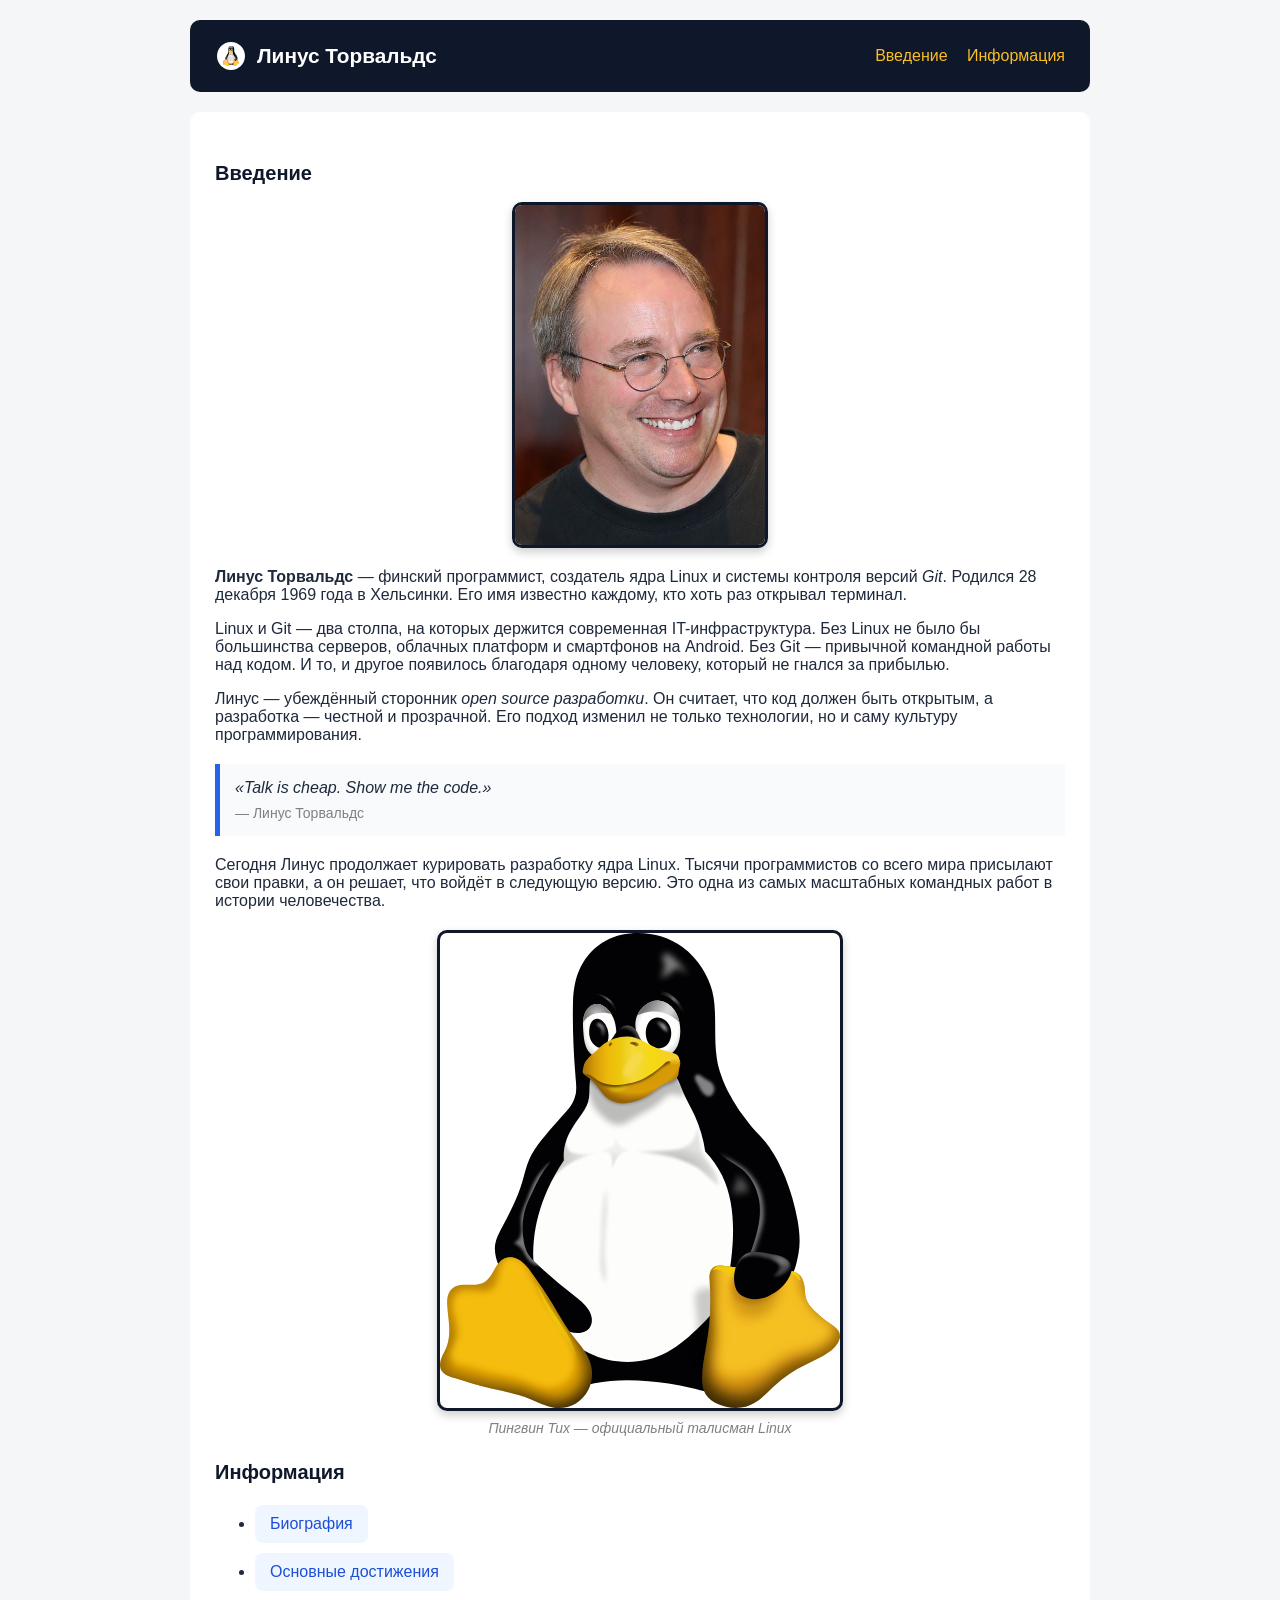
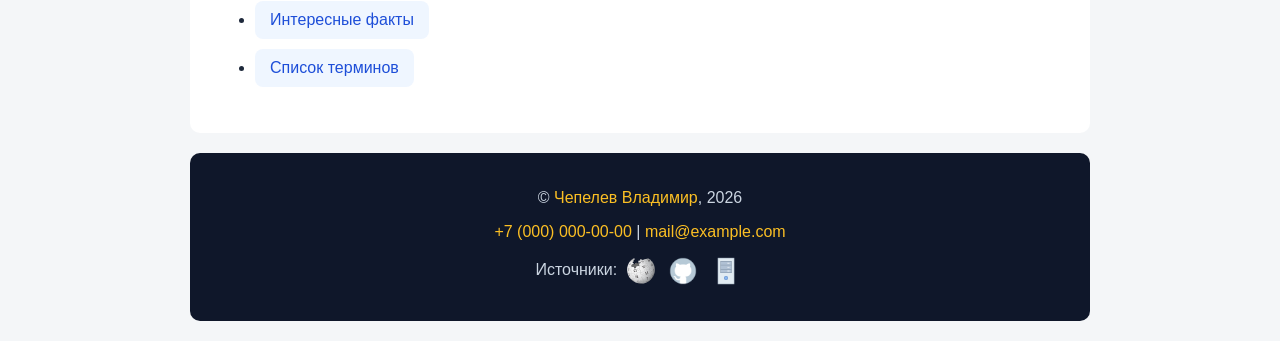
<file: index.html>
<!DOCTYPE html>
<html lang="ru">

<head>
    <meta charset="UTF-8">
    <meta name="viewport" content="width=device-width, initial-scale=1.0">
    <title>Линус Торвальдс</title>
    <link rel="icon" href="img/favicon.png" type="image/png">
    <link rel="stylesheet" href="css/style.css">
</head>

<body>
    <header class="header">
        <div class="logo">
            <div class="logo">
                <img src="img/linux-head.svg" alt="Линукс иконка">
                <span>Линус Торвальдс</span>
            </div>
        </div>
        <nav>
            <a href="#intro">Введение</a>
            <a href="#info">Информация</a>
        </nav>
    </header>

    <main>
        <section id="intro">
            <h2>Введение</h2>

            <img src="img/linus.jpg" alt="Линус Торвальдс" class="portrait">

            <p>
                <strong>Линус Торвальдс</strong> — финский программист, создатель ядра Linux
                и системы контроля версий <em>Git</em>. Родился <time datetime="1969-12-28">28 декабря 1969 года</time>
                в Хельсинки. Его имя известно каждому, кто хоть раз открывал терминал.
            </p>

            <p>
                Linux и Git — два столпа, на которых держится современная IT-инфраструктура.
                Без Linux не было бы большинства серверов, облачных платформ и смартфонов
                на Android. Без Git — привычной командной работы над кодом. И то, и другое
                появилось благодаря одному человеку, который не гнался за прибылью.
            </p>

            <p>
                Линус — убеждённый сторонник <em>open source разработки</em>. Он считает, что код должен
                быть открытым, а разработка — честной и прозрачной. Его подход изменил не только
                технологии, но и саму культуру программирования.
            </p>

            <blockquote class="quote">
                <q>Talk is cheap. Show me the code.</q>
                <cite>— Линус Торвальдс</cite>
            </blockquote>

            <p>
                Сегодня Линус продолжает курировать разработку ядра Linux. Тысячи программистов
                со всего мира присылают свои правки, а он решает, что войдёт в следующую версию.
                Это одна из самых масштабных командных работ в истории человечества.
            </p>

            <figure class="figure">
                <img src="img/linux.svg" alt="Логотип Linux — пингвин Tux">
                <figcaption>Пингвин Tux — официальный талисман Linux</figcaption>
            </figure>
        </section>

        <section id="info">
            <h2>Информация</h2>
            <ul>
                <li><a href="biography.html" class="card">Биография</a></li>
                <li><a href="achievements.html" class="card">Основные достижения</a></li>
                <li><a href="facts.html" class="card">Интересные факты</a></li>
                <li><a href="terms.html" class="card">Список терминов</a></li>
            </ul>
        </section>
    </main>

    <footer class="footer">
        <p>
            &copy; <a href="https://github.com/Tinnarion">Чепелев Владимир</a>, 2026
        </p>
        <p>
            <a href="tel:+70000000000">+7 (000) 000-00-00</a> |
            <a href="mailto:mail@example.com">mail@example.com</a>
        </p>
        <p class="sources">
            Источники:
            <a href="https://ru.wikipedia.org/wiki/Линус_Торвальдс" title="Статья о Линусе Торвальдсе в Википедии"><img
                    src="img/wikipedia.svg" alt="Wikipedia"></a>
            <a href="https://github.com/torvalds" title="Профиль Линуса Торвальдса на GitHub"><img src="img/github.png"
                    alt="GitHub"></a>
            <a href="https://www.kernel.org/" title="Официальный сайт ядра Linux"><img src="img/server.png"
                    alt="Kernel.org"></a>
        </p>
    </footer>
</body>

</html>
</file>
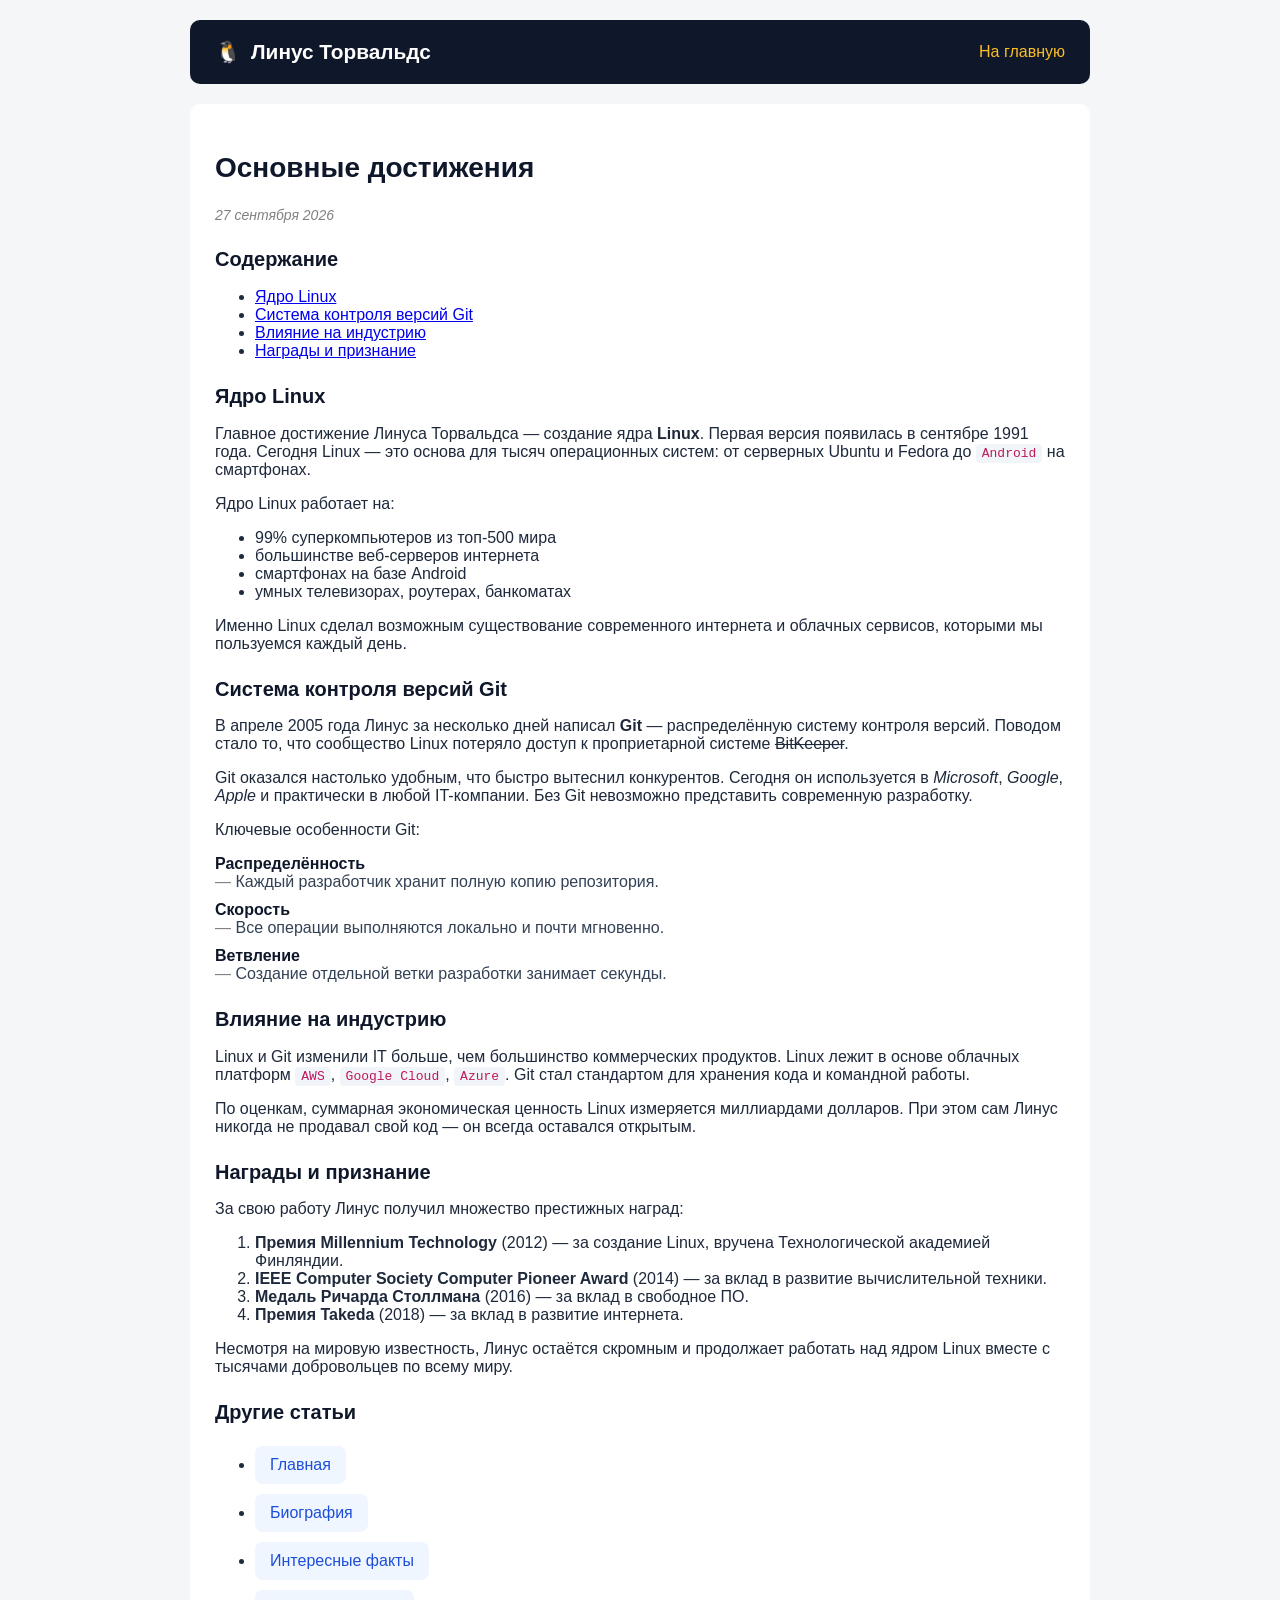
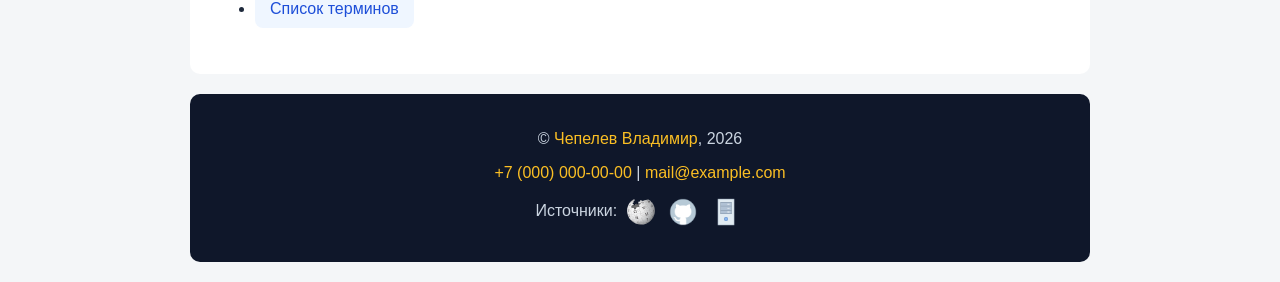
<file: achievements.html>
<!DOCTYPE html>
<html lang="ru">

<head>
    <meta charset="UTF-8">
    <meta name="viewport" content="width=device-width, initial-scale=1.0">
    <title>Достижения — Линус Торвальдс</title>
    <link rel="icon" href="img/favicon.png" type="image/png">
    <link rel="stylesheet" href="css/style.css">
</head>

<body>

    <header class="header">
        <div class="logo">
            <span>🐧</span>
            <span>Линус Торвальдс</span>
        </div>
        <nav>
            <a href="index.html">На главную</a>
        </nav>
    </header>

    <main>
        <article>
            <h1>Основные достижения</h1>
            <p class="date"><time datetime="2026-09-27">27 сентября 2026</time></p>

            <h2>Содержание</h2>
            <ul>
                <li><a href="#linux">Ядро Linux</a></li>
                <li><a href="#git">Система контроля версий Git</a></li>
                <li><a href="#impact">Влияние на индустрию</a></li>
                <li><a href="#awards">Награды и признание</a></li>
            </ul>

            <h2 id="linux">Ядро Linux</h2>
            <p>
                Главное достижение Линуса Торвальдса — создание ядра <strong>Linux</strong>.
                Первая версия появилась в <time datetime="1991-09-17">сентябре 1991 года</time>.
                Сегодня Linux — это основа для тысяч операционных систем: от серверных Ubuntu
                и Fedora до <code>Android</code> на смартфонах.
            </p>
            <p>
                Ядро Linux работает на:
            </p>
            <ul>
                <li>99% суперкомпьютеров из топ-500 мира</li>
                <li>большинстве веб-серверов интернета</li>
                <li>смартфонах на базе Android</li>
                <li>умных телевизорах, роутерах, банкоматах</li>
            </ul>
            <p>
                Именно Linux сделал возможным существование современного интернета и облачных
                сервисов, которыми мы пользуемся каждый день.
            </p>

            <h2 id="git">Система контроля версий Git</h2>
            <p>
                В <time datetime="2005-04-07">апреле 2005 года</time> Линус за несколько дней написал
                <strong>Git</strong> — распределённую систему контроля версий. Поводом стало то, что
                сообщество Linux потеряло доступ к проприетарной системе <del>BitKeeper</del>.
            </p>
            <p>
                Git оказался настолько удобным, что быстро вытеснил конкурентов. Сегодня он используется
                в <em>Microsoft</em>, <em>Google</em>, <em>Apple</em> и практически в любой IT-компании.
                Без Git невозможно представить современную разработку.
            </p>
            <p>
                Ключевые особенности Git:
            </p>
            <dl>
                <dt>Распределённость</dt>
                <dd>Каждый разработчик хранит полную копию репозитория.</dd>

                <dt>Скорость</dt>
                <dd>Все операции выполняются локально и почти мгновенно.</dd>

                <dt>Ветвление</dt>
                <dd>Создание отдельной ветки разработки занимает секунды.</dd>
            </dl>

            <h2 id="impact">Влияние на индустрию</h2>
            <p>
                Linux и Git изменили IT больше, чем большинство коммерческих продуктов. Linux лежит
                в основе облачных платформ <code>AWS</code>, <code>Google Cloud</code>, <code>Azure</code>.
                Git стал стандартом для хранения кода и командной работы.
            </p>
            <p>
                По оценкам, суммарная экономическая ценность Linux измеряется миллиардами долларов.
                При этом сам Линус никогда не продавал свой код — он всегда оставался открытым.
            </p>

            <h2 id="awards">Награды и признание</h2>
            <p>
                За свою работу Линус получил множество престижных наград:
            </p>
            <ol>
                <li>
                    <strong>Премия Millennium Technology</strong> (2012) — за создание Linux,
                    вручена Технологической академией Финляндии.
                </li>
                <li>
                    <strong>IEEE Computer Society Computer Pioneer Award</strong> (2014) —
                    за вклад в развитие вычислительной техники.
                </li>
                <li>
                    <strong>Медаль Ричарда Столлмана</strong> (2016) — за вклад в свободное ПО.
                </li>
                <li>
                    <strong>Премия Takeda</strong> (2018) — за вклад в развитие интернета.
                </li>
            </ol>
            <p>
                Несмотря на мировую известность, Линус остаётся скромным и продолжает работать
                над ядром Linux вместе с тысячами добровольцев по всему миру.
            </p>
        </article>

        <section>
            <h2>Другие статьи</h2>
            <ul>
                <li><a href="index.html" class="card">Главная</a></li>
                <li><a href="biography.html" class="card">Биография</a></li>
                <li><a href="facts.html" class="card">Интересные факты</a></li>
                <li><a href="terms.html" class="card">Список терминов</a></li>
            </ul>
        </section>
    </main>

    <footer class="footer">
        <p>
            &copy; <a href="https://github.com/Tinnarion">Чепелев Владимир</a>, 2026
        </p>
        <p>
            <a href="tel:+70000000000">+7 (000) 000-00-00</a> |
            <a href="mailto:mail@example.com">mail@example.com</a>
        </p>
        <p class="sources">
            Источники:
            <a href="https://ru.wikipedia.org/wiki/Линус_Торвальдс" title="Статья о Линусе Торвальдсе в Википедии"><img
                    src="img/wikipedia.svg" alt="Wikipedia"></a>
            <a href="https://github.com/torvalds" title="Профиль Линуса Торвальдса на GitHub"><img src="img/github.png"
                    alt="GitHub"></a>
            <a href="https://www.kernel.org/" title="Официальный сайт ядра Linux"><img src="img/server.png"
                    alt="Kernel.org"></a>
        </p>
    </footer>

</body>

</html>
</file>
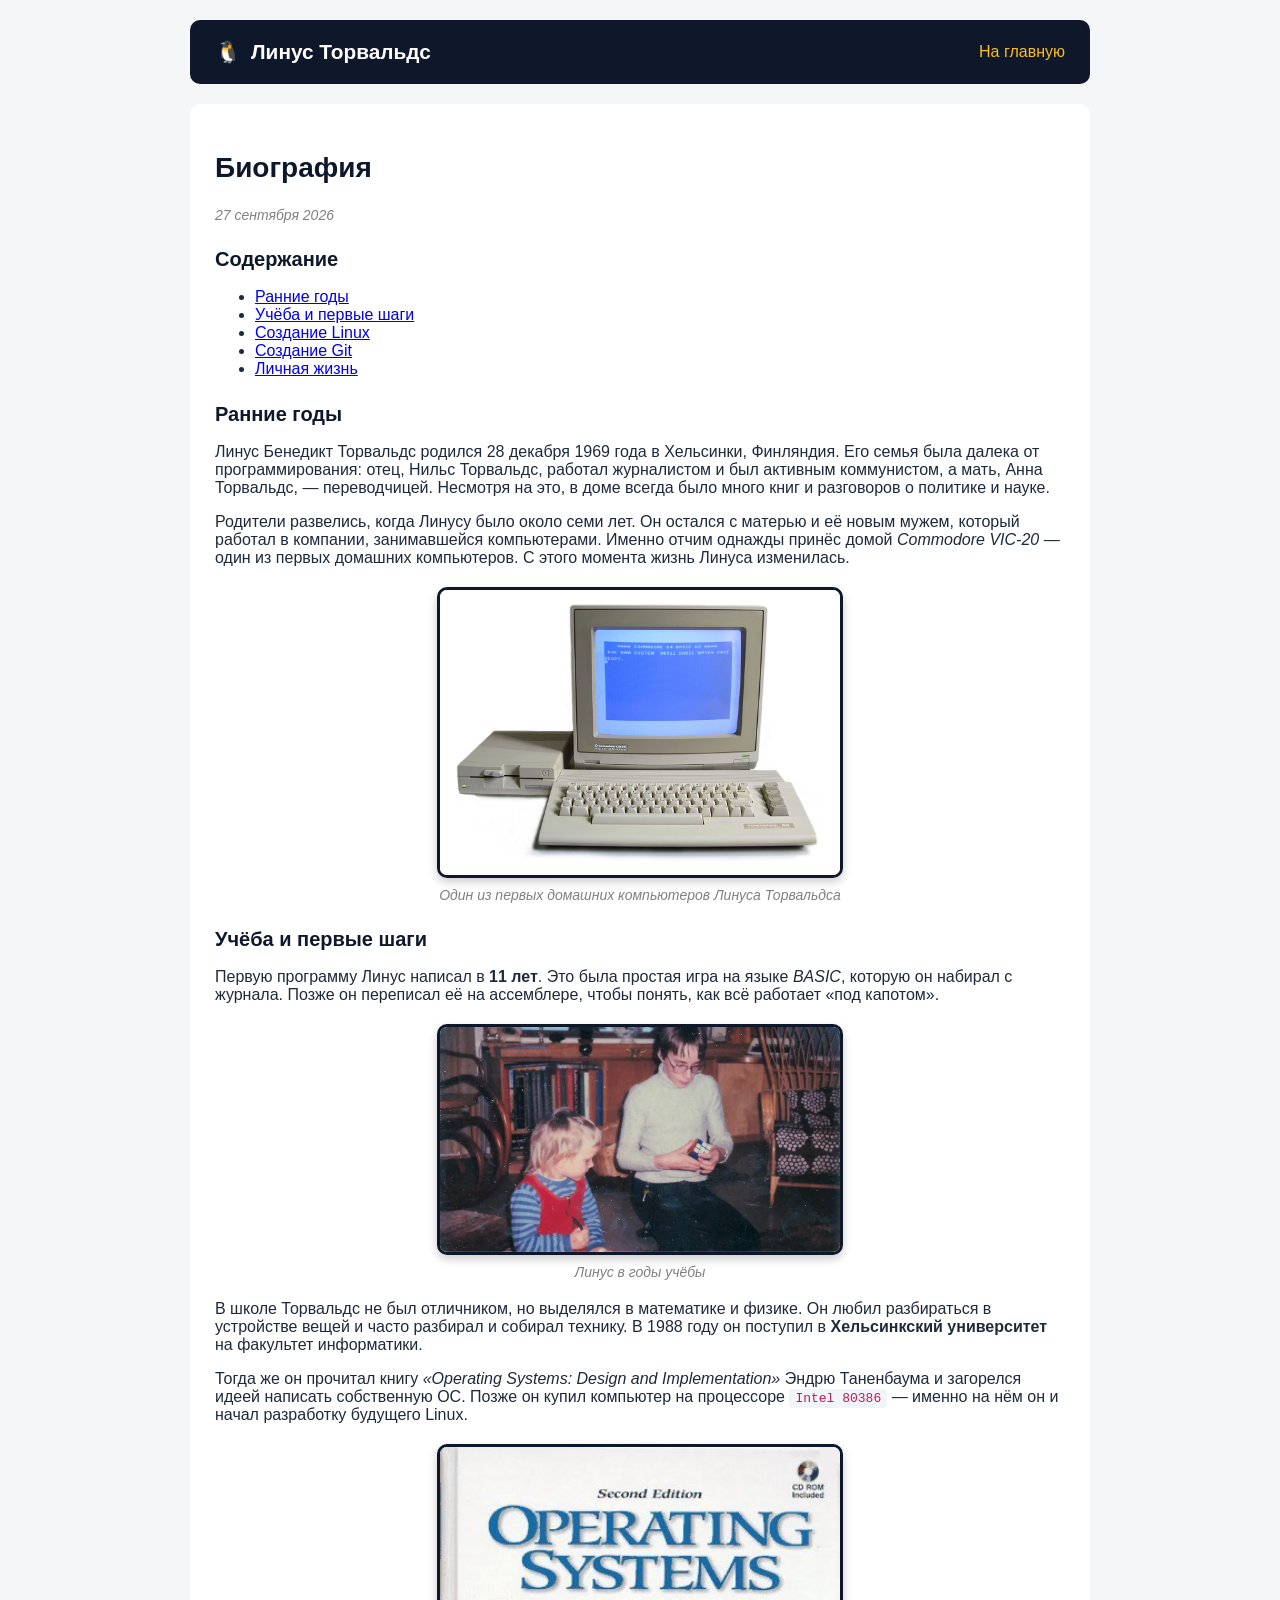
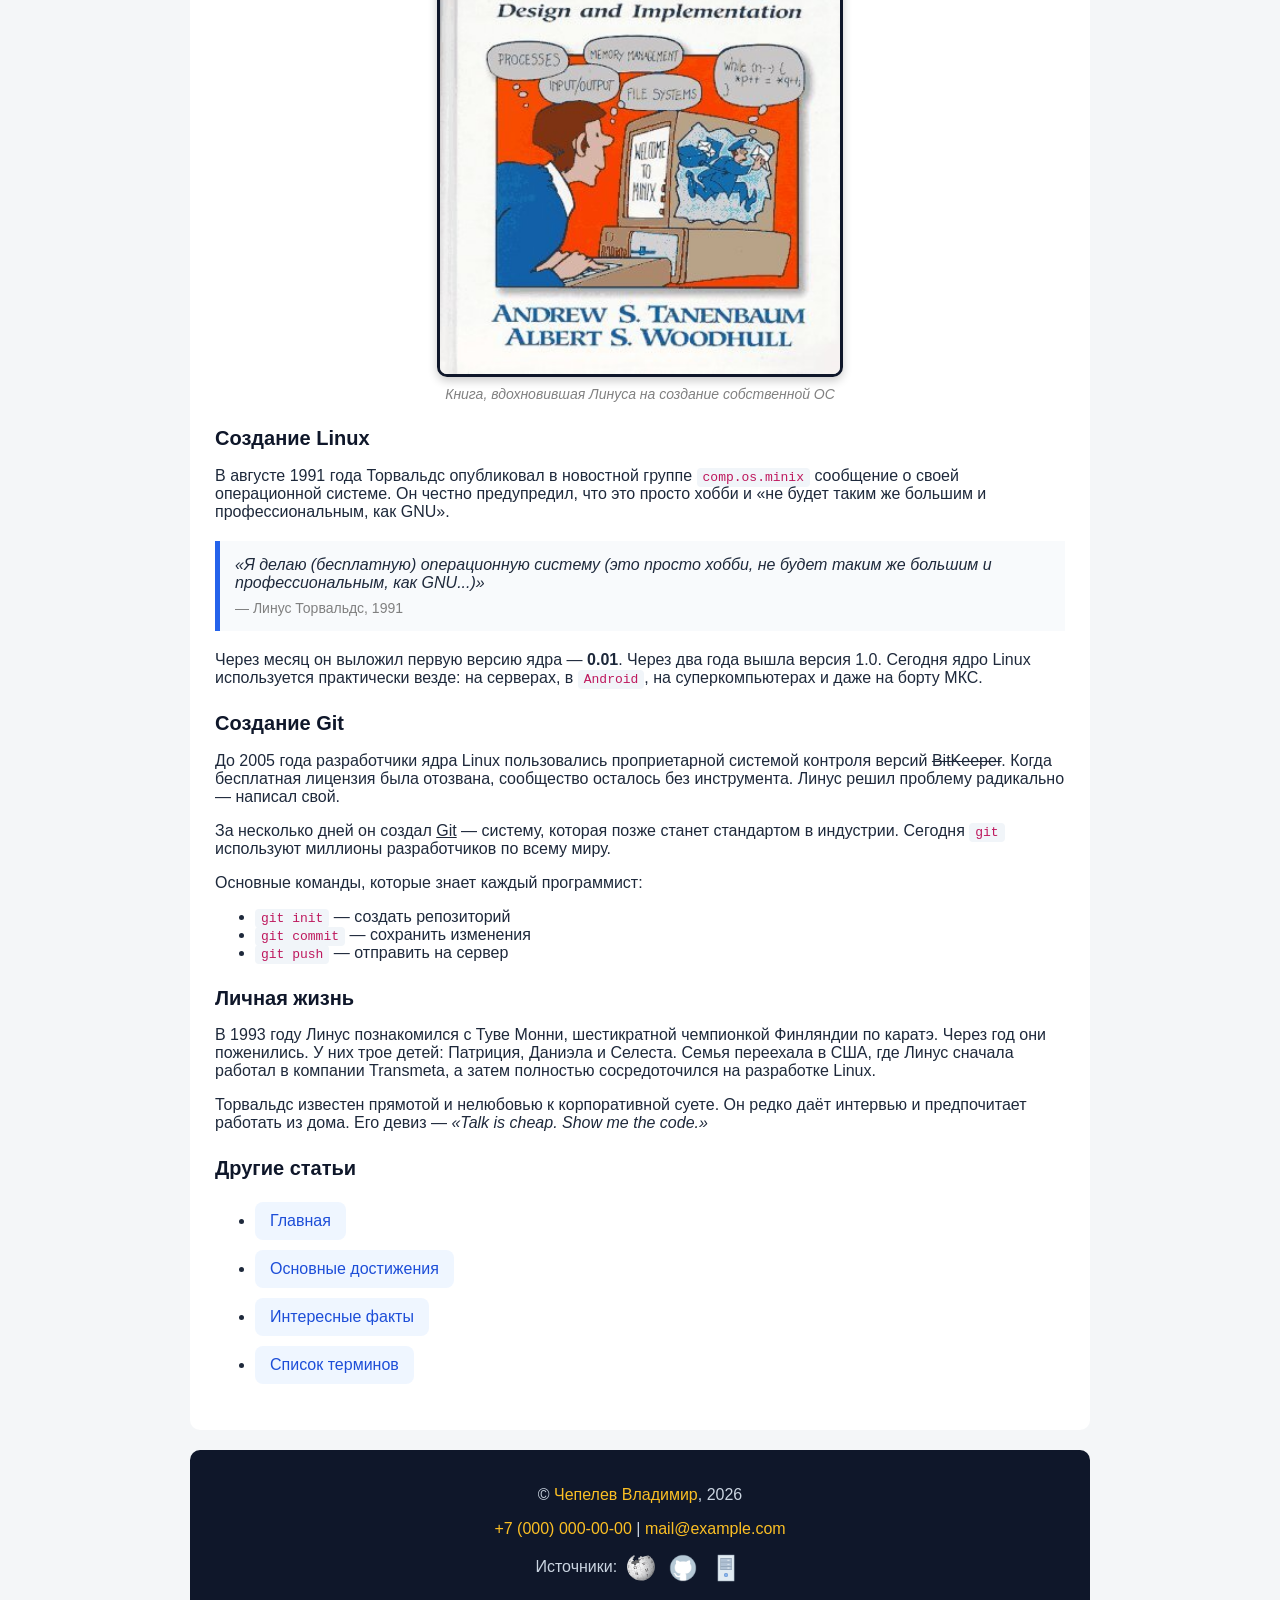
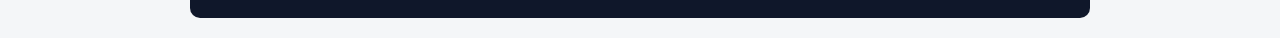
<file: biography.html>
<!DOCTYPE html>
<html lang="ru">

<head>
    <meta charset="UTF-8">
    <meta name="viewport" content="width=device-width, initial-scale=1.0">
    <title>Биография — Линус Торвальдс</title>
    <link rel="icon" href="img/favicon.png" type="image/png">
    <link rel="stylesheet" href="css/style.css">
</head>

<body>

    <header class="header">
        <div class="logo">
            <span>🐧</span>
            <span>Линус Торвальдс</span>
        </div>
        <nav>
            <a href="index.html">На главную</a>
        </nav>
    </header>

    <main>
        <article>
            <h1>Биография</h1>
            <p class="date"><time datetime="2026-09-27">27 сентября 2026</time></p>

            <h2>Содержание</h2>
            <ul>
                <li><a href="#early">Ранние годы</a></li>
                <li><a href="#study">Учёба и первые шаги</a></li>
                <li><a href="#linux">Создание Linux</a></li>
                <li><a href="#git">Создание Git</a></li>
                <li><a href="#personal">Личная жизнь</a></li>
            </ul>

            <h2 id="early">Ранние годы</h2>
            <p>
                Линус Бенедикт Торвальдс родился <time datetime="1969-12-28">28 декабря 1969 года</time>
                в Хельсинки, Финляндия. Его семья была далека от программирования: отец, Нильс Торвальдс,
                работал журналистом и был активным коммунистом, а мать, Анна Торвальдс, — переводчицей.
                Несмотря на это, в доме всегда было много книг и разговоров о политике и науке.
            </p>
            <p>
                Родители развелись, когда Линусу было около семи лет. Он остался с матерью и её новым
                мужем, который работал в компании, занимавшейся компьютерами. Именно отчим однажды
                принёс домой <em>Commodore VIC-20</em> — один из первых домашних компьютеров.
                С этого момента жизнь Линуса изменилась.
            </p>

            <figure class="figure">
                <img src="img/commodore.jpg" alt="Commodore VIC-20">
                <figcaption>Один из первых домашних компьютеров Линуса Торвальдса</figcaption>
            </figure>

            <h2 id="study">Учёба и первые шаги</h2>
            <p>
                Первую программу Линус написал в <strong>11 лет</strong>. Это была простая игра
                на языке <em>BASIC</em>, которую он набирал с журнала. Позже он переписал её
                на ассемблере, чтобы понять, как всё работает «под капотом».
            </p>

            <figure class="figure">
                <img src="img/young-linus.jpg" alt="Линус Торвальдс в юности">
                <figcaption>Линус в годы учёбы</figcaption>
            </figure>

            <p>
                В школе Торвальдс не был отличником, но выделялся в математике и физике. Он любил
                разбираться в устройстве вещей и часто разбирал и собирал технику. В 1988 году
                он поступил в <strong>Хельсинкский университет</strong> на факультет информатики.
            </p>
            <p>
                Тогда же он прочитал книгу <cite>«Operating Systems: Design and Implementation»</cite>
                Эндрю Таненбаума и загорелся идеей написать собственную ОС. Позже он купил
                компьютер на процессоре <code>Intel 80386</code> — именно на нём он и начал
                разработку будущего Linux.
            </p>

            <figure class="figure">
                <img src="img/book.jpg" alt="Книга Operating Systems: Design and Implementation">
                <figcaption>Книга, вдохновившая Линуса на создание собственной ОС</figcaption>
            </figure>

            <h2 id="linux">Создание Linux</h2>
            <p>
                В <time datetime="1991-08-25">августе 1991 года</time> Торвальдс опубликовал
                в новостной группе <code>comp.os.minix</code> сообщение о своей операционной системе.
                Он честно предупредил, что это просто хобби и «не будет таким же большим и
                профессиональным, как GNU».
            </p>
            <blockquote class="quote">
                <q>Я делаю (бесплатную) операционную систему (это просто хобби, не будет таким же большим и
                    профессиональным, как GNU...)</q>
                <cite>— Линус Торвальдс, 1991</cite>
            </blockquote>
            <p>
                Через месяц он выложил первую версию ядра — <strong>0.01</strong>. Через два года
                вышла версия 1.0. Сегодня ядро Linux используется практически везде: на серверах,
                в <code>Android</code>, на суперкомпьютерах и даже на борту МКС.
            </p>

            <h2 id="git">Создание Git</h2>
            <p>
                До 2005 года разработчики ядра Linux пользовались проприетарной системой контроля
                версий <del>BitKeeper</del>. Когда бесплатная лицензия была отозвана, сообщество
                осталось без инструмента. Линус решил проблему радикально — написал свой.
            </p>
            <p>
                За несколько дней он создал <ins>Git</ins> — систему, которая позже станет стандартом
                в индустрии. Сегодня <code>git</code> используют миллионы разработчиков по всему миру.
            </p>
            <p>
                Основные команды, которые знает каждый программист:
            </p>
            <ul>
                <li><code>git init</code> — создать репозиторий</li>
                <li><code>git commit</code> — сохранить изменения</li>
                <li><code>git push</code> — отправить на сервер</li>
            </ul>

            <h2 id="personal">Личная жизнь</h2>
            <p>
                В 1993 году Линус познакомился с Туве Монни, шестикратной чемпионкой Финляндии
                по каратэ. Через год они поженились. У них трое детей: Патриция, Даниэла и Селеста.
                Семья переехала в США, где Линус сначала работал в компании Transmeta, а затем
                полностью сосредоточился на разработке Linux.
            </p>
            <p>
                Торвальдс известен прямотой и нелюбовью к корпоративной суете. Он редко даёт
                интервью и предпочитает работать из дома. Его девиз — <em>«Talk is cheap. Show me the code.»</em>
            </p>
        </article>

        <section>
            <h2>Другие статьи</h2>
            <ul>
                <li><a href="index.html" class="card">Главная</a></li>
                <li><a href="achievements.html" class="card">Основные достижения</a></li>
                <li><a href="facts.html" class="card">Интересные факты</a></li>
                <li><a href="terms.html" class="card">Список терминов</a></li>
            </ul>
        </section>
    </main>

    <footer class="footer">
        <p>
            &copy; <a href="https://github.com/Tinnarion">Чепелев Владимир</a>, 2026
        </p>
        <p>
            <a href="tel:+70000000000">+7 (000) 000-00-00</a> |
            <a href="mailto:mail@example.com">mail@example.com</a>
        </p>
        <p class="sources">
            Источники:
            <a href="https://ru.wikipedia.org/wiki/Линус_Торвальдс" title="Статья о Линусе Торвальдсе в Википедии"><img
                    src="img/wikipedia.svg" alt="Wikipedia"></a>
            <a href="https://github.com/torvalds" title="Профиль Линуса Торвальдса на GitHub"><img src="img/github.png"
                    alt="GitHub"></a>
            <a href="https://www.kernel.org/" title="Официальный сайт ядра Linux"><img src="img/server.png"
                    alt="Kernel.org"></a>
        </p>
    </footer>

</body>

</html>
</file>
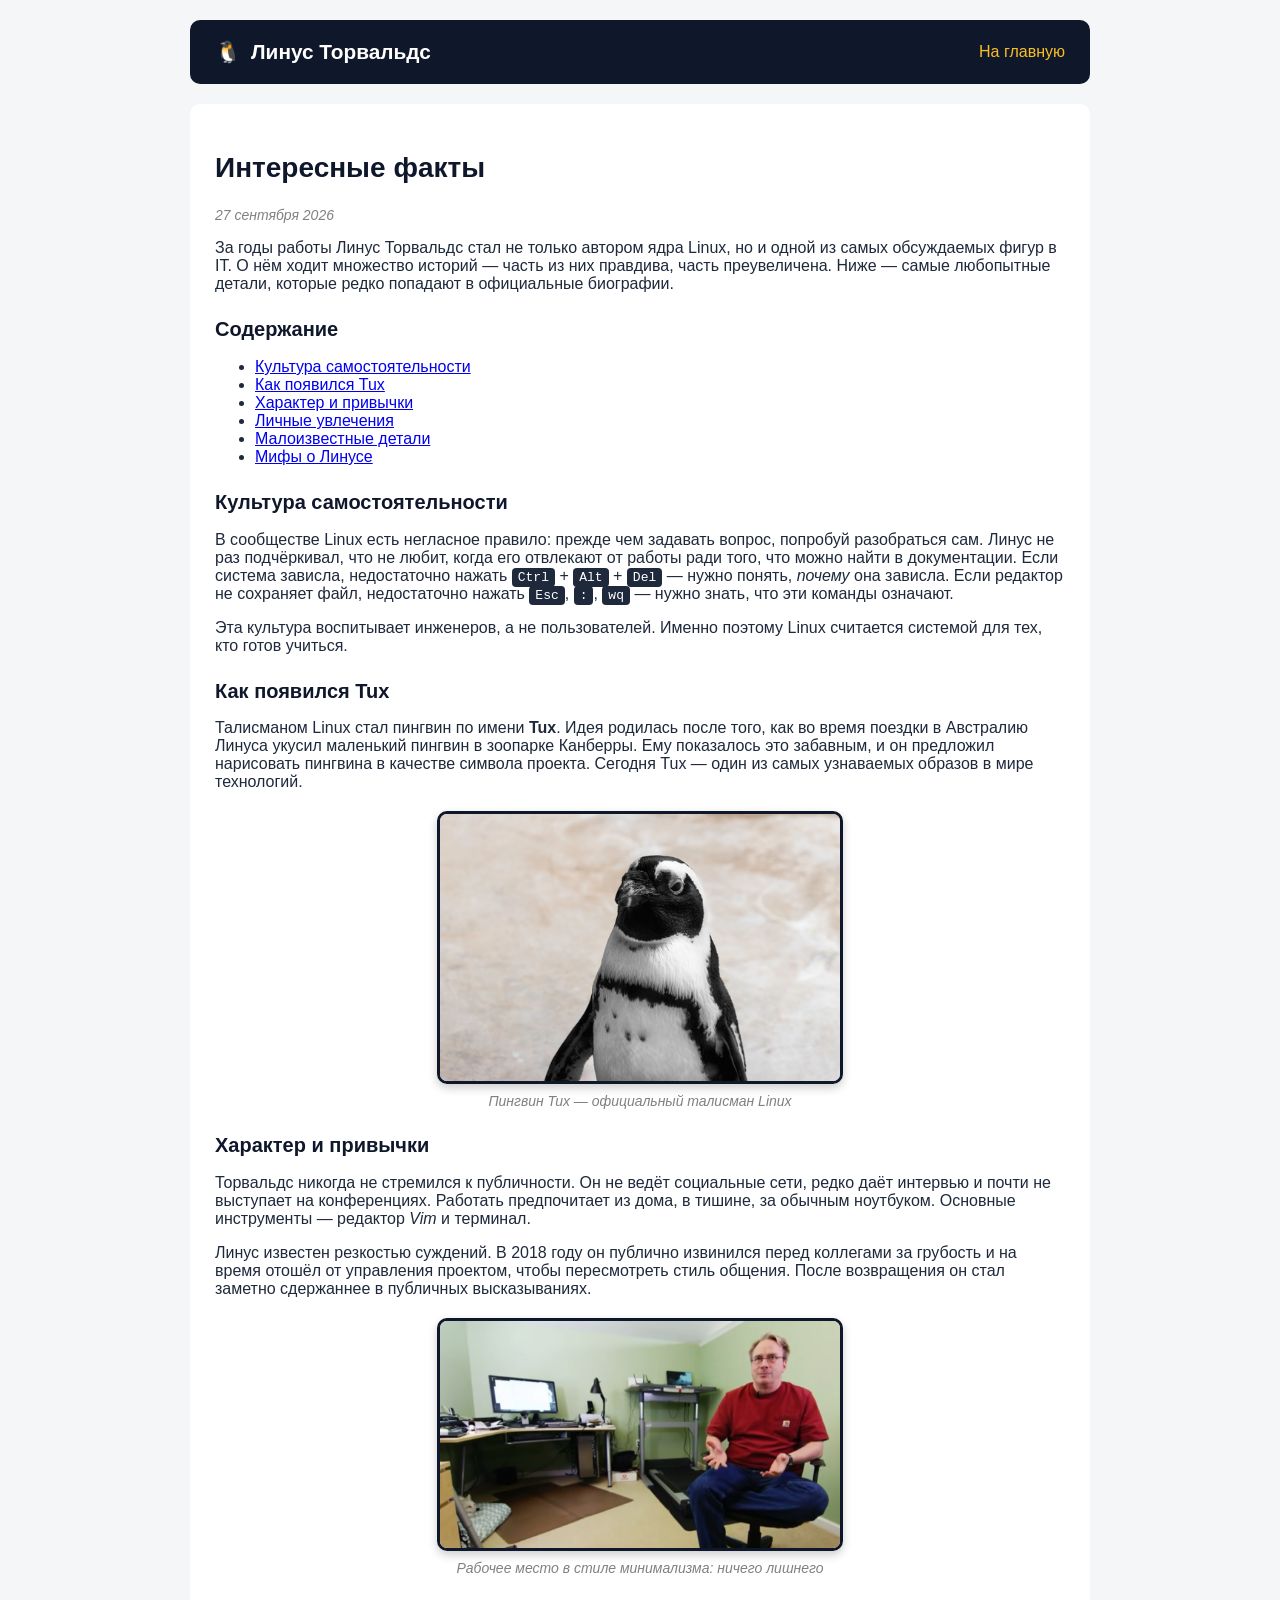
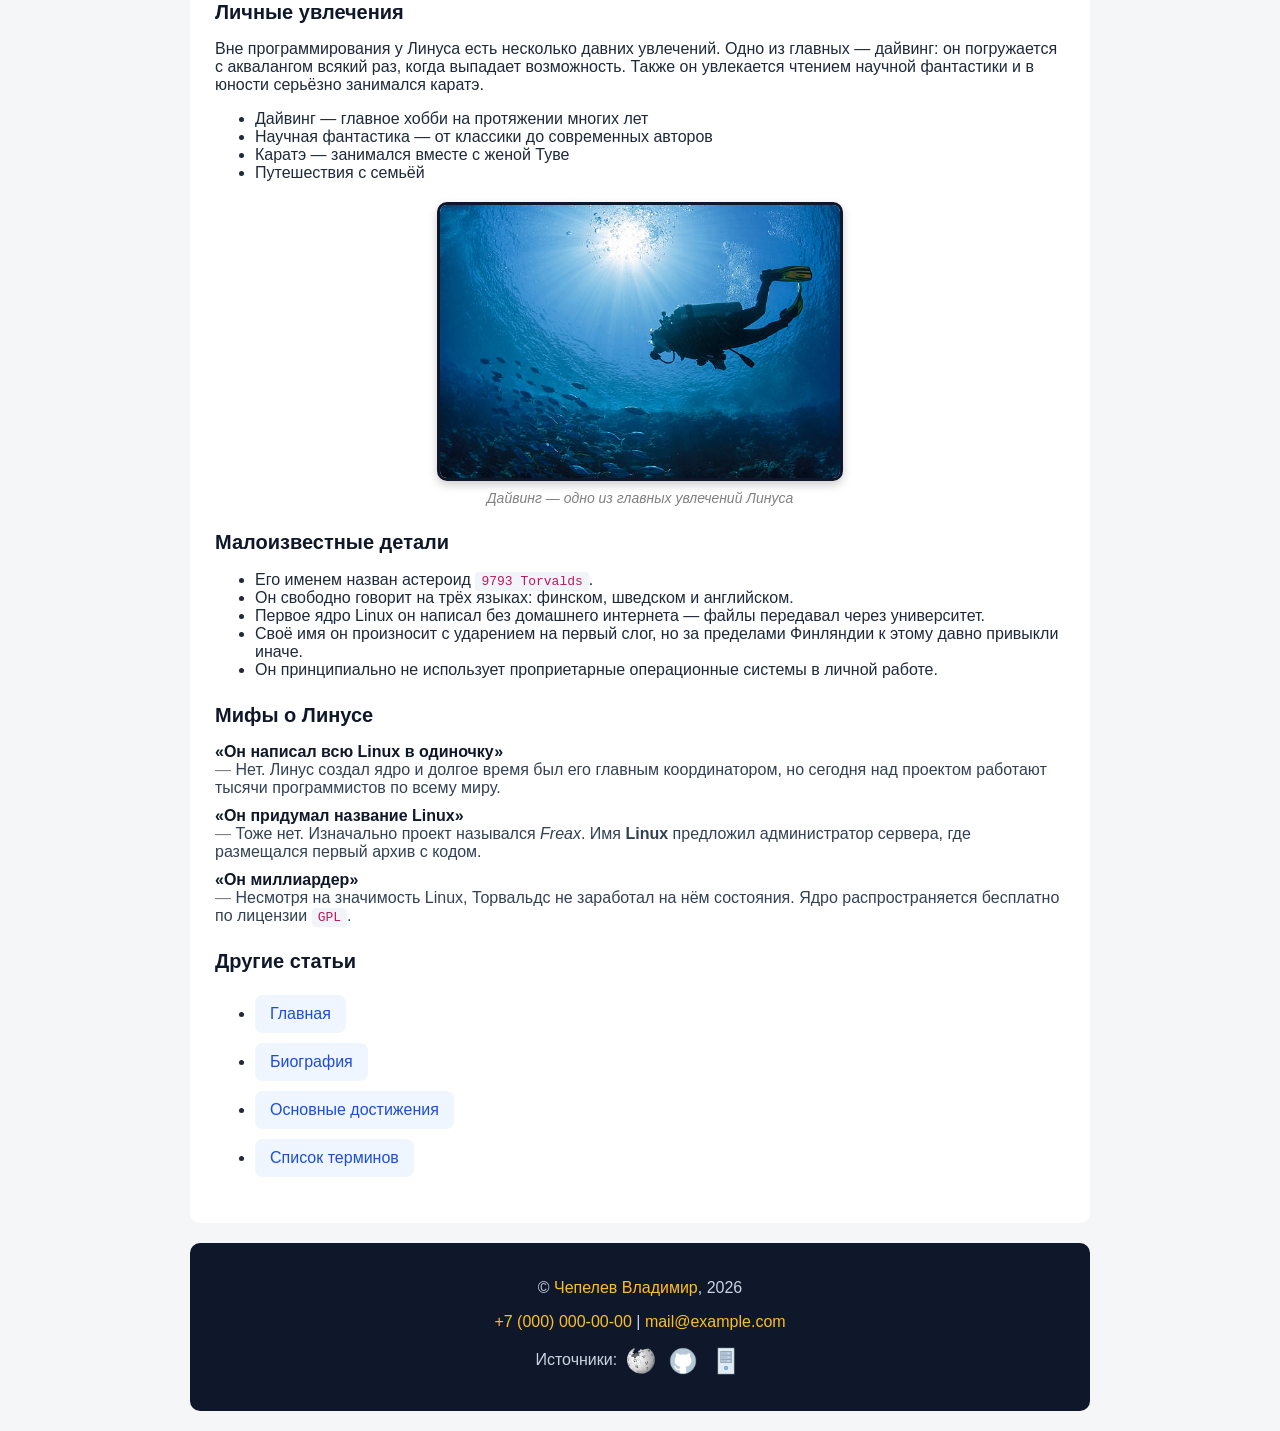
<file: facts.html>
<!DOCTYPE html>
<html lang="ru">

<head>
    <meta charset="UTF-8">
    <meta name="viewport" content="width=device-width, initial-scale=1.0">
    <title>Интересные факты — Линус Торвальдс</title>
    <link rel="icon" href="img/favicon.png" type="image/png">
    <link rel="stylesheet" href="css/style.css">
</head>

<body>

    <header class="header">
        <div class="logo">
            <span>🐧</span>
            <span>Линус Торвальдс</span>
        </div>
        <nav>
            <a href="index.html">На главную</a>
        </nav>
    </header>

    <main>
        <article>
            <h1>Интересные факты</h1>
            <p class="date"><time datetime="2026-09-27">27 сентября 2026</time></p>

            <p>
                За годы работы Линус Торвальдс стал не только автором ядра Linux,
                но и одной из самых обсуждаемых фигур в IT. О нём ходит множество
                историй — часть из них правдива, часть преувеличена. Ниже — самые
                любопытные детали, которые редко попадают в официальные биографии.
            </p>

            <h2>Содержание</h2>
            <ul>
                <li><a href="#culture">Культура самостоятельности</a></li>
                <li><a href="#tux">Как появился Tux</a></li>
                <li><a href="#character">Характер и привычки</a></li>
                <li><a href="#hobbies">Личные увлечения</a></li>
                <li><a href="#details">Малоизвестные детали</a></li>
                <li><a href="#myths">Мифы о Линусе</a></li>
            </ul>

            <h2 id="culture">Культура самостоятельности</h2>
            <p>
                В сообществе Linux есть негласное правило: прежде чем задавать вопрос,
                попробуй разобраться сам. Линус не раз подчёркивал, что не любит,
                когда его отвлекают от работы ради того, что можно найти в документации.
                Если система зависла, недостаточно нажать <kbd>Ctrl</kbd> + <kbd>Alt</kbd> + <kbd>Del</kbd> —
                нужно понять, <em>почему</em> она зависла. Если редактор не сохраняет файл,
                недостаточно нажать <kbd>Esc</kbd>, <kbd>:</kbd>, <kbd>wq</kbd> —
                нужно знать, что эти команды означают.
            </p>
            <p>
                Эта культура воспитывает инженеров, а не пользователей. Именно поэтому
                Linux считается системой для тех, кто готов учиться.
            </p>

            <h2 id="tux">Как появился Tux</h2>
            <p>
                Талисманом Linux стал пингвин по имени <strong>Tux</strong>. Идея
                родилась после того, как во время поездки в Австралию Линуса укусил
                маленький пингвин в зоопарке Канберры. Ему показалось это забавным,
                и он предложил нарисовать пингвина в качестве символа проекта.
                Сегодня Tux — один из самых узнаваемых образов в мире технологий.
            </p>

            <figure class="figure">
                <img src="img/tux.png" alt="Пингвин Tux — талисман Linux">
                <figcaption>Пингвин Tux — официальный талисман Linux</figcaption>
            </figure>

            <h2 id="character">Характер и привычки</h2>
            <p>
                Торвальдс никогда не стремился к публичности. Он не ведёт социальные
                сети, редко даёт интервью и почти не выступает на конференциях.
                Работать предпочитает из дома, в тишине, за обычным ноутбуком.
                Основные инструменты — редактор <em>Vim</em> и терминал.
            </p>
            <p>
                Линус известен резкостью суждений. В 2018 году он публично извинился
                перед коллегами за грубость и на время отошёл от управления проектом,
                чтобы пересмотреть стиль общения. После возвращения он стал заметно
                сдержаннее в публичных высказываниях.
            </p>

            <figure class="figure">
                <img src="img/workspace.jpeg" alt="Рабочее место разработчика Linux">
                <figcaption>Рабочее место в стиле минимализма: ничего лишнего</figcaption>
            </figure>

            <h2 id="hobbies">Личные увлечения</h2>
            <p>
                Вне программирования у Линуса есть несколько давних увлечений.
                Одно из главных — дайвинг: он погружается с аквалангом всякий раз,
                когда выпадает возможность. Также он увлекается чтением научной
                фантастики и в юности серьёзно занимался каратэ.
            </p>

            <ul>
                <li>Дайвинг — главное хобби на протяжении многих лет</li>
                <li>Научная фантастика — от классики до современных авторов</li>
                <li>Каратэ — занимался вместе с женой Туве</li>
                <li>Путешествия с семьёй</li>
            </ul>

            <figure class="figure">
                <img src="img/diving.jpg" alt="Линус Торвальдс занимается дайвингом">
                <figcaption>Дайвинг — одно из главных увлечений Линуса</figcaption>
            </figure>

            <h2 id="details">Малоизвестные детали</h2>
            <ul>
                <li>Его именем назван астероид <code>9793 Torvalds</code>.</li>
                <li>Он свободно говорит на трёх языках: финском, шведском и английском.</li>
                <li>Первое ядро Linux он написал без домашнего интернета — файлы передавал через университет.</li>
                <li>Своё имя он произносит с ударением на первый слог, но за пределами Финляндии к этому давно привыкли
                    иначе.</li>
                <li>Он принципиально не использует проприетарные операционные системы в личной работе.</li>
            </ul>

            <h2 id="myths">Мифы о Линусе</h2>
            <dl>
                <dt>«Он написал всю Linux в одиночку»</dt>
                <dd>
                    Нет. Линус создал ядро и долгое время был его главным координатором,
                    но сегодня над проектом работают тысячи программистов по всему миру.
                </dd>

                <dt>«Он придумал название Linux»</dt>
                <dd>
                    Тоже нет. Изначально проект назывался <em>Freax</em>. Имя <strong>Linux</strong>
                    предложил администратор сервера, где размещался первый архив с кодом.
                </dd>

                <dt>«Он миллиардер»</dt>
                <dd>
                    Несмотря на значимость Linux, Торвальдс не заработал на нём состояния.
                    Ядро распространяется бесплатно по лицензии <code>GPL</code>.
                </dd>
            </dl>
        </article>

        <section>
            <h2>Другие статьи</h2>
            <ul>
                <li><a href="index.html" class="card">Главная</a></li>
                <li><a href="biography.html" class="card">Биография</a></li>
                <li><a href="achievements.html" class="card">Основные достижения</a></li>
                <li><a href="terms.html" class="card">Список терминов</a></li>
            </ul>
        </section>
    </main>

    <footer class="footer">
        <p>
            &copy; <a href="https://github.com/Tinnarion">Чепелев Владимир</a>, 2026
        </p>
        <p>
            <a href="tel:+70000000000">+7 (000) 000-00-00</a> |
            <a href="mailto:mail@example.com">mail@example.com</a>
        </p>
        <p class="sources">
            Источники:
            <a href="https://ru.wikipedia.org/wiki/Линус_Торвальдс" title="Статья о Линусе Торвальдсе в Википедии"><img
                    src="img/wikipedia.svg" alt="Wikipedia"></a>
            <a href="https://github.com/torvalds" title="Профиль Линуса Торвальдса на GitHub"><img src="img/github.png"
                    alt="GitHub"></a>
            <a href="https://www.kernel.org/" title="Официальный сайт ядра Linux"><img src="img/server.png"
                    alt="Kernel.org"></a>
        </p>
    </footer>

</body>

</html>
</file>
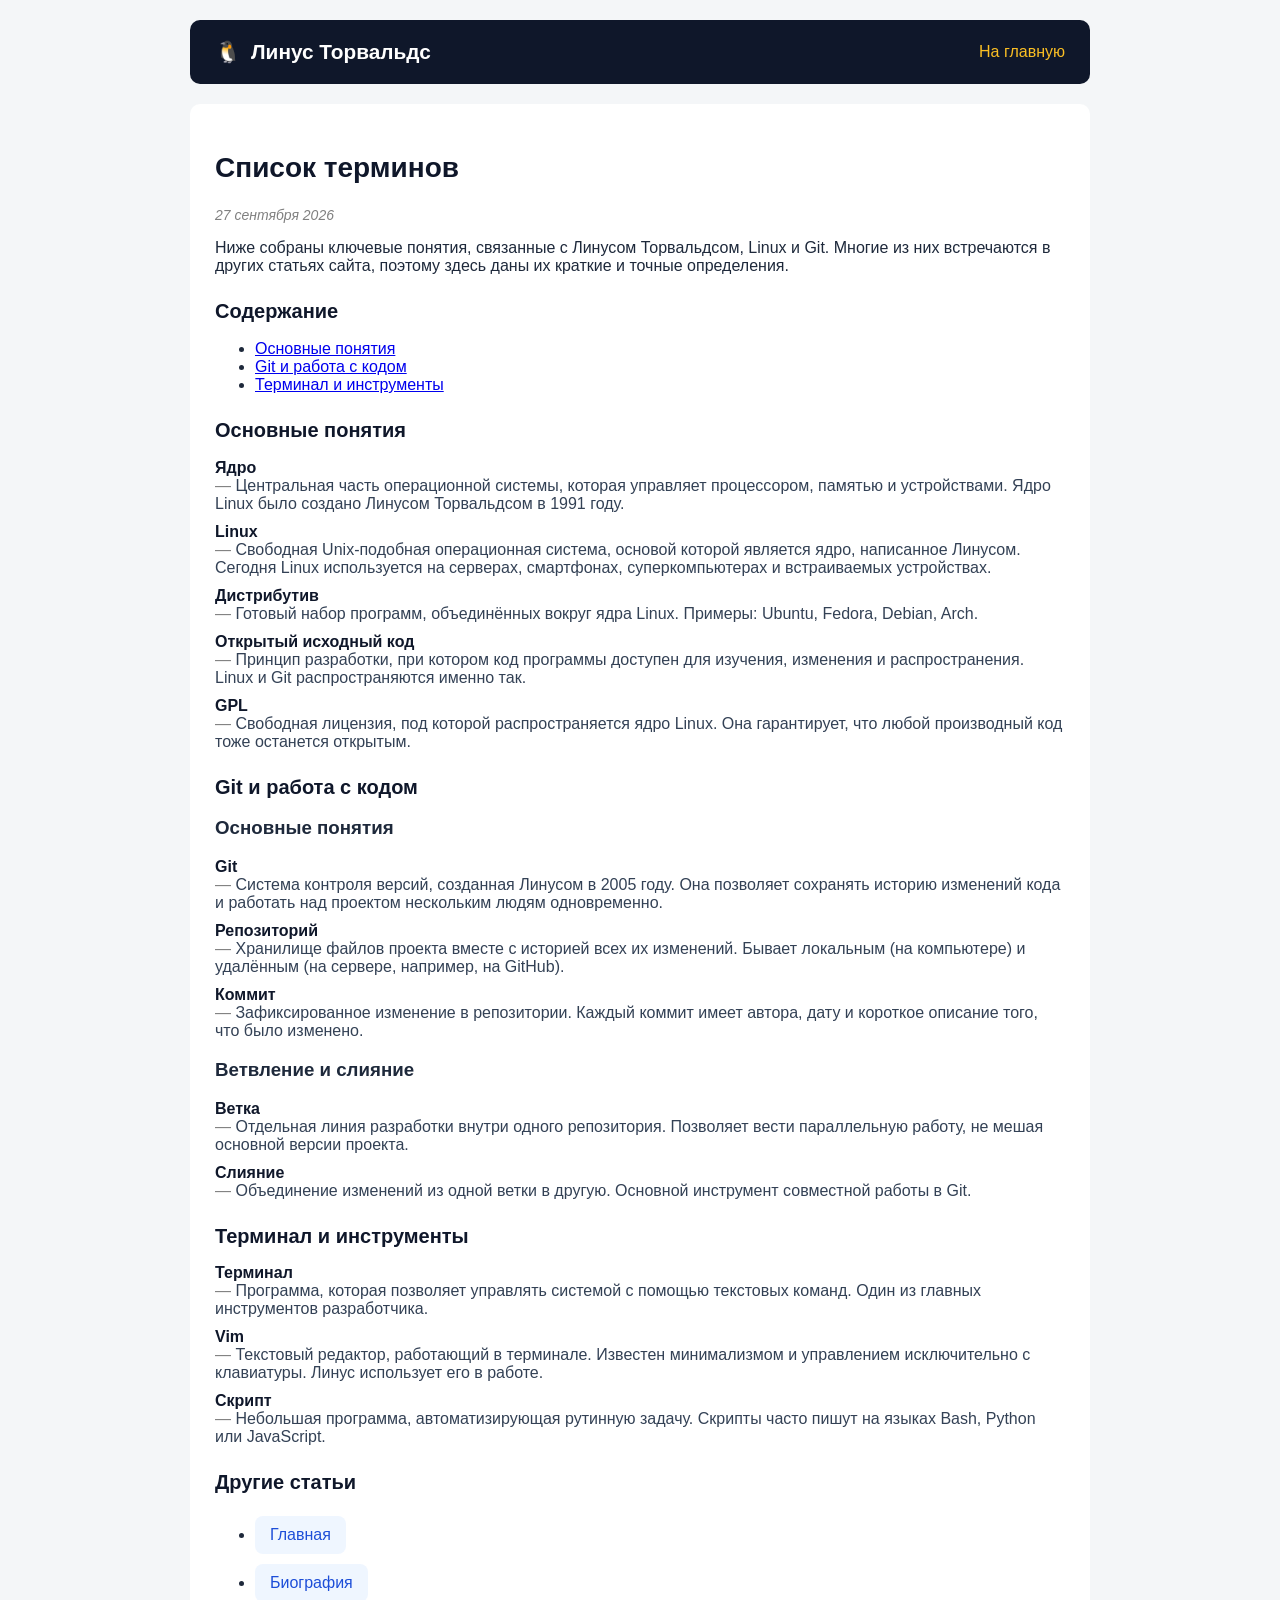
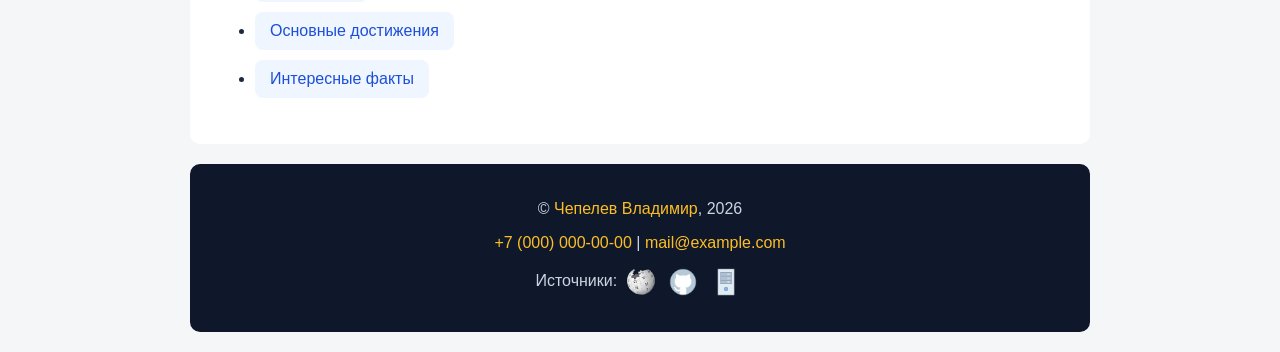
<file: terms.html>
<!DOCTYPE html>
<html lang="ru">

<head>
    <meta charset="UTF-8">
    <meta name="viewport" content="width=device-width, initial-scale=1.0">
    <title>Список терминов — Линус Торвальдс</title>
    <link rel="icon" href="img/favicon.png" type="image/png">
    <link rel="stylesheet" href="css/style.css">
</head>

<body>

    <header class="header">
        <div class="logo">
            <span>🐧</span>
            <span>Линус Торвальдс</span>
        </div>
        <nav>
            <a href="index.html">На главную</a>
        </nav>
    </header>

    <main>
        <article>
            <h1>Список терминов</h1>
            <p class="date"><time datetime="2026-09-27">27 сентября 2026</time></p>

            <p>
                Ниже собраны ключевые понятия, связанные с Линусом Торвальдсом,
                Linux и Git. Многие из них встречаются в других статьях сайта,
                поэтому здесь даны их краткие и точные определения.
            </p>

            <h2>Содержание</h2>
            <ul>
                <li><a href="#basics">Основные понятия</a></li>
                <li><a href="#git">Git и работа с кодом</a></li>
                <li><a href="#terminal">Терминал и инструменты</a></li>
            </ul>

            <h2 id="basics">Основные понятия</h2>
            <dl>
                <dt>Ядро</dt>
                <dd>
                    Центральная часть операционной системы, которая управляет
                    процессором, памятью и устройствами. Ядро Linux было создано
                    Линусом Торвальдсом в 1991 году.
                </dd>

                <dt>Linux</dt>
                <dd>
                    Свободная Unix-подобная операционная система, основой которой
                    является ядро, написанное Линусом. Сегодня Linux используется
                    на серверах, смартфонах, суперкомпьютерах и встраиваемых устройствах.
                </dd>

                <dt>Дистрибутив</dt>
                <dd>
                    Готовый набор программ, объединённых вокруг ядра Linux.
                    Примеры: Ubuntu, Fedora, Debian, Arch.
                </dd>

                <dt>Открытый исходный код</dt>
                <dd>
                    Принцип разработки, при котором код программы доступен
                    для изучения, изменения и распространения. Linux и Git
                    распространяются именно так.
                </dd>

                <dt>GPL</dt>
                <dd>
                    Свободная лицензия, под которой распространяется ядро Linux.
                    Она гарантирует, что любой производный код тоже останется открытым.
                </dd>
            </dl>

            <h2 id="git">Git и работа с кодом</h2>
            <h3>Основные понятия</h3>
            <dl>
                <dt>Git</dt>
                <dd>
                    Система контроля версий, созданная Линусом в 2005 году.
                    Она позволяет сохранять историю изменений кода и работать
                    над проектом нескольким людям одновременно.
                </dd>

                <dt>Репозиторий</dt>
                <dd>
                    Хранилище файлов проекта вместе с историей всех их изменений.
                    Бывает локальным (на компьютере) и удалённым (на сервере, например, на GitHub).
                </dd>

                <dt>Коммит</dt>
                <dd>
                    Зафиксированное изменение в репозитории. Каждый коммит имеет
                    автора, дату и короткое описание того, что было изменено.
                </dd>
            </dl>

            <h3>Ветвление и слияние</h3>
            <dl>
                <dt>Ветка</dt>
                <dd>
                    Отдельная линия разработки внутри одного репозитория.
                    Позволяет вести параллельную работу, не мешая основной версии проекта.
                </dd>

                <dt>Слияние</dt>
                <dd>
                    Объединение изменений из одной ветки в другую. Основной
                    инструмент совместной работы в Git.
                </dd>
            </dl>

            <h2 id="terminal">Терминал и инструменты</h2>
            <dl>
                <dt>Терминал</dt>
                <dd>
                    Программа, которая позволяет управлять системой с помощью
                    текстовых команд. Один из главных инструментов разработчика.
                </dd>

                <dt>Vim</dt>
                <dd>
                    Текстовый редактор, работающий в терминале. Известен
                    минимализмом и управлением исключительно с клавиатуры.
                    Линус использует его в работе.
                </dd>

                <dt>Скрипт</dt>
                <dd>
                    Небольшая программа, автоматизирующая рутинную задачу.
                    Скрипты часто пишут на языках Bash, Python или JavaScript.
                </dd>
            </dl>
        </article>

        <section>
            <h2>Другие статьи</h2>
            <ul>
                <li><a href="index.html" class="card">Главная</a></li>
                <li><a href="biography.html" class="card">Биография</a></li>
                <li><a href="achievements.html" class="card">Основные достижения</a></li>
                <li><a href="facts.html" class="card">Интересные факты</a></li>
            </ul>
        </section>
    </main>

    <footer class="footer">
        <p>
            &copy; <a href="https://github.com/Tinnarion">Чепелев Владимир</a>, 2026
        </p>
        <p>
            <a href="tel:+70000000000">+7 (000) 000-00-00</a> |
            <a href="mailto:mail@example.com">mail@example.com</a>
        </p>
        <p class="sources">
            Источники:
            <a href="https://ru.wikipedia.org/wiki/Линус_Торвальдс" title="Статья о Линусе Торвальдсе в Википедии"><img
                    src="img/wikipedia.svg" alt="Wikipedia"></a>
            <a href="https://github.com/torvalds" title="Профиль Линуса Торвальдса на GitHub"><img src="img/github.png"
                    alt="GitHub"></a>
            <a href="https://www.kernel.org/" title="Официальный сайт ядра Linux"><img src="img/server.png"
                    alt="Kernel.org"></a>
        </p>
    </footer>

</body>

</html>
</file>
<file: css/style.css>
body {
    font-family: Arial, sans-serif;
    background: #f4f6f8;
    color: #1e293b;
    max-width: 900px;
    margin: 0 auto;
    padding: 20px;
}

.header {
    background: #0f172a;
    color: white;
    padding: 20px 25px;
    border-radius: 10px;
    margin-bottom: 20px;
    display: flex;
    justify-content: space-between;
    align-items: center;
}

.header a {
    color: #fbbf24;
    text-decoration: none;
    margin-left: 15px;
}

main {
    background: white;
    padding: 25px;
    border-radius: 10px;
    margin-bottom: 20px;
}

h1 {
    color: #0f172a;
    font-size: 28px;
}

h2 {
    color: #0f172a;
    font-size: 20px;
    margin-top: 25px;
}

.date {
    color: gray;
    font-size: 14px;
    font-style: italic;
}

.quote {
    background: #f8fafc;
    border-left: 5px solid #2563eb;
    padding: 15px;
    margin: 20px 0;
    font-style: italic;
}

.quote cite {
    display: block;
    color: gray;
    font-size: 14px;
    font-style: normal;
    margin-top: 8px;
}

.figure {
    text-align: center;
    margin: 20px 0;
}

.figure img {
    max-width: 400px;
    width: 100%;
    border: 3px solid #0f172a;
    border-radius: 10px;
    box-shadow: 0 4px 10px rgba(0, 0, 0, 0.2);
}

.figure figcaption {
    color: gray;
    font-size: 14px;
    font-style: italic;
    margin-top: 5px;
}

.portrait {
    display: block;
    max-width: 250px;
    margin: 0 auto 20px;
    border: 3px solid #0f172a;
    border-radius: 10px;
    box-shadow: 0 4px 10px rgba(0, 0, 0, 0.2);
}

dl {
    margin-bottom: 15px;
}

dt {
    font-weight: bold;
    color: #0f172a;
    margin-top: 10px;
}

dd {
    margin-left: 0;
    color: #334155;
}

dd::before {
    content: "— ";
    color: gray;
}

code {
    background: #f1f5f9;
    padding: 2px 6px;
    border-radius: 4px;
    font-family: monospace;
    color: #be185d;
}

kbd {
    background: #1e293b;
    color: white;
    padding: 2px 6px;
    border-radius: 4px;
    font-family: monospace;
}

.card {
    display: inline-block;
    padding: 10px 15px;
    background: #eff6ff;
    color: #1d4ed8;
    border-radius: 8px;
    text-decoration: none;
    margin: 5px 0;
}

.footer {
    background: #0f172a;
    color: #cbd5e1;
    text-align: center;
    padding: 20px;
    border-radius: 10px;
}

.footer a {
    color: #fbbf24;
    text-decoration: none;
}

.sources {
    margin-top: 15px;
}

.sources img {
    width: 28px;
    height: 28px;
    vertical-align: middle;
    margin: 0 5px;
}

.logo {
    display: flex;
    align-items: center;
    gap: 10px;
    font-size: 1.3rem;
    font-weight: bold;
}

.logo img {
    width: 32px;
    height: 32px;
    object-fit: contain;
}
</file>
